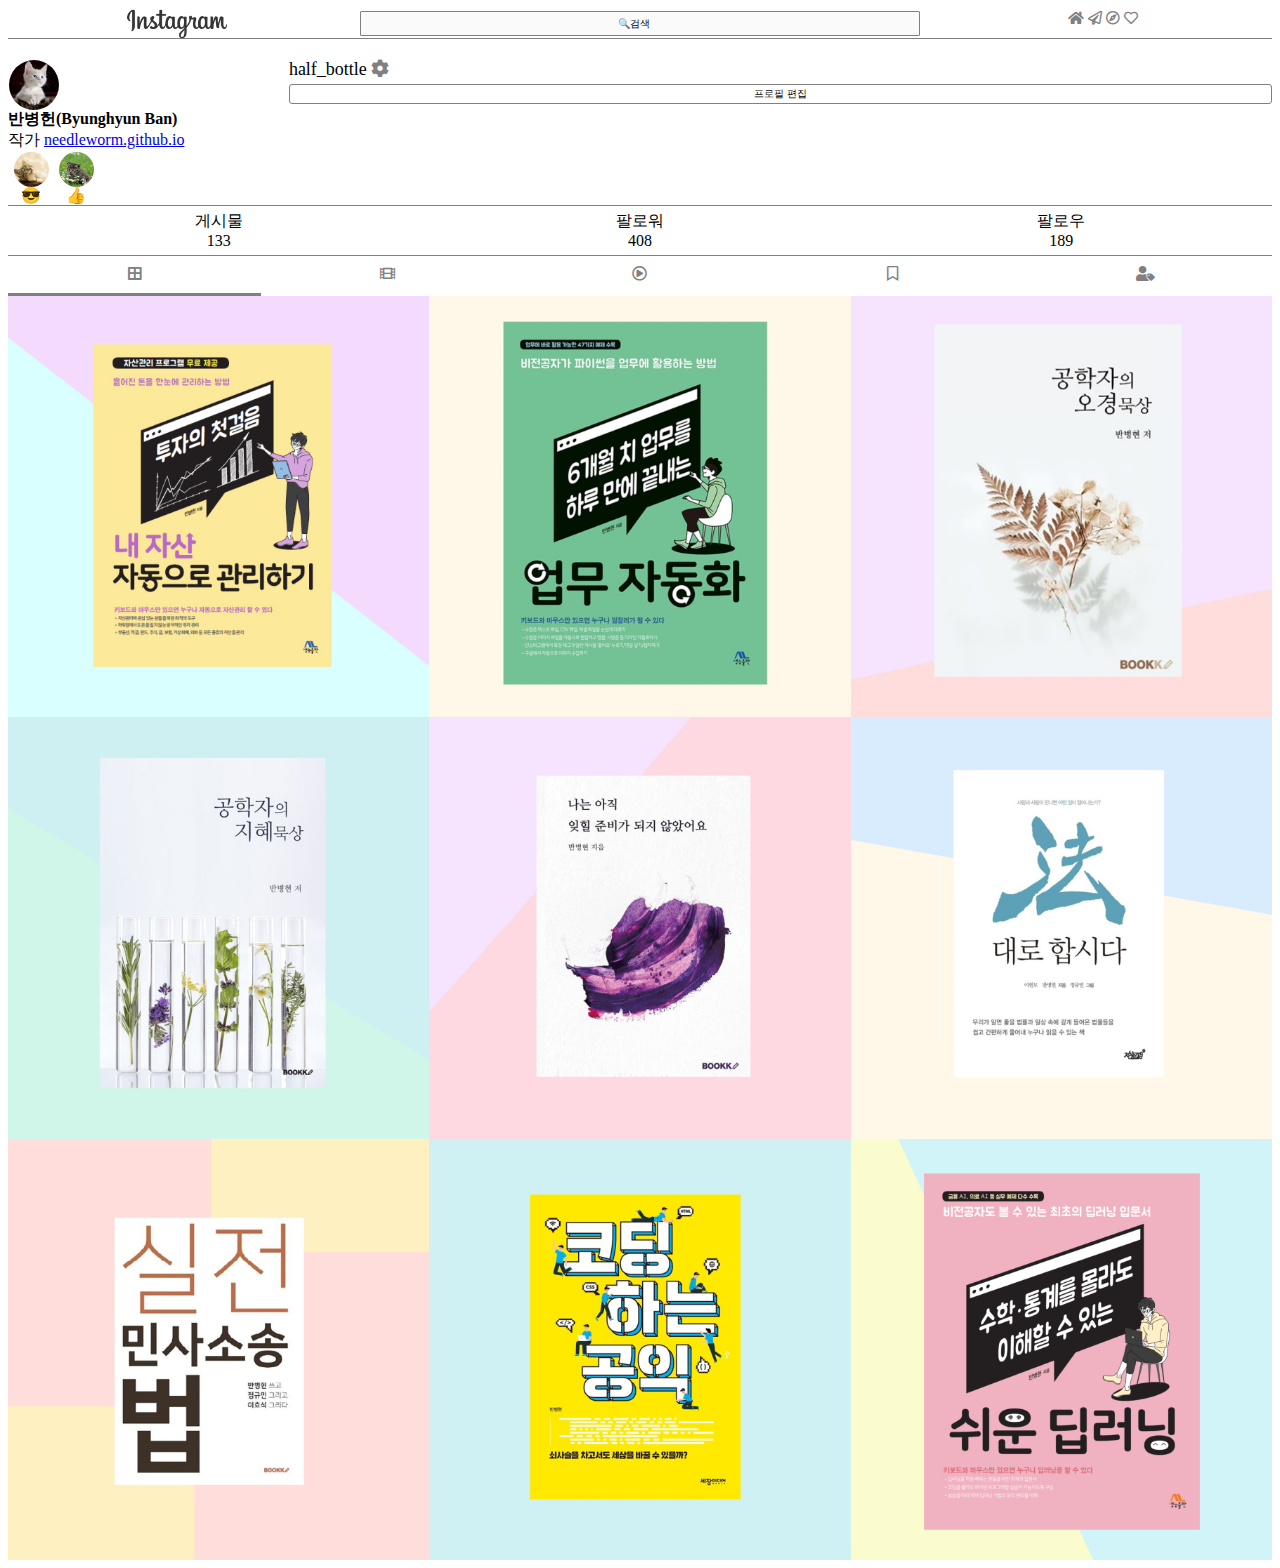
<file: index.html>
<!DOCTYPE html>
<html lang="en">
<head>
    <meta charset="UTF-8">
    <meta name="viewport" content="width=device-width, initial-scale=1.0">
    <title>Instagram</title>

    <link href="insta.css" rel="stylesheet">
    <link href="https://pro.fontawesome.com/releases/v5.10.0/css/all.css" rel="stylesheet">
</head>
<body>
    <!-- <br>태그는 줄바꿈 기능이 있다. -->
    <!-- <p>태그는 문단을 나누는 태그 
        paragraph의 약자이다.-->
    <!-- <p>태그는 줄바꿈을 표현하는 block이라는 속성이 있기 때문에
        옆에 글이 올 수 없다. -->
       
    <div id="top">
        <div id="top_img">
            <img src="image/instagramlogo.png" width="150px" style="margin: 0%;">
        </div>
            <input id="top_input" type="search" value="🔍검색" />
            <div>
                <i class="fas fa-home"></i>
                <i class="far fa-paper-plane"></i>
                <i class="far fa-compass"></i>
                <i class="far fa-heart"></i>
            </div>
    </div>

    <div class="profile">
        <div class="profile_pic">
            
            <img src="image/cat.jpg" class="circle_pic" >
            
        </div>      
        <div id="profile_info">
            <div id="id" >
                half_bottle <i class="fas fa-cog"></i>
            </div>
            
            <button style="background-color: white;" >
            프로필 편집
            </button> 
        
        </div>
    </div>
               
    

    <div>
        
        <!-- <strong> 볼드체 표현 -->
        <strong>
        반병헌(Byunghyun Ban)<br/>
        </strong>
        작가
        <a href="https://needleworm.github.io">needleworm.github.io</a>
    </div>

    <div id="highlight_area">
        <div class="highlight">
            <div class="highlight_pic">
                <img  src="image/cat2.jpg" alt="" class="circle_pic">
            </div>

            <div >
            😎
            </div>
        </div>


        <div class="highlight">
            <div class="highlight_pic">
                <img src="image/cat3.jpg" alt=""class="circle_pic">
            </div>

            <div>
                👍
            </div>
        </div>
        <div>

        </div>
    </div>

    <div id="stat_bar">
        <div class="stat">
            게시물<br/>
            133
        </div>
        <div class="stat">
            팔로워<br/>
            408
        </div>
        <div class="stat">
            팔로우<br/>
            189    
        </div>
    </div>
    
    <div id="sub_icons">
        <div class="selected">
            <i class="fas fa-border-all"></i>
        </div>
        <div>
            <i class="fas fa-film"></i>
        </div>
        <div>
            <i class="far fa-play-circle"></i>
        </div>
        <div>
            <i class="far fa-bookmark"></i>
        </div>
        <div>
            <i class="fas fa-user-tag"></i>
        </div>
    </div>
    <div>
        <div class="thumnail_grid">
            <img src="image/thumbnails/book1.jpg" alt="" class="thumnail" >
            <img src="image/thumbnails/book2.jpg" alt="" class="thumnail">
            <img src="image/thumbnails/book3.jpg" alt="" class="thumnail">
        </div>
        <div class="thumnail_grid">
            <img src="image/thumbnails/book4.jpg" alt="" class="thumnail">
            <img src="image/thumbnails/book5.jpg" alt="" class="thumnail">
            <img src="image/thumbnails/book6.jpg" alt="" class="thumnail">
        </div>
        <div class="thumnail_grid">
            <img src="image/thumbnails/book7.jpg" alt="" class="thumnail">
            <img src="image/thumbnails/book8.jpg" alt="" class="thumnail">
            <img src="image/thumbnails/book9.jpg" alt="" class="thumnail">
        </div>
    </div>

    
    




</body>
</html>
</file>
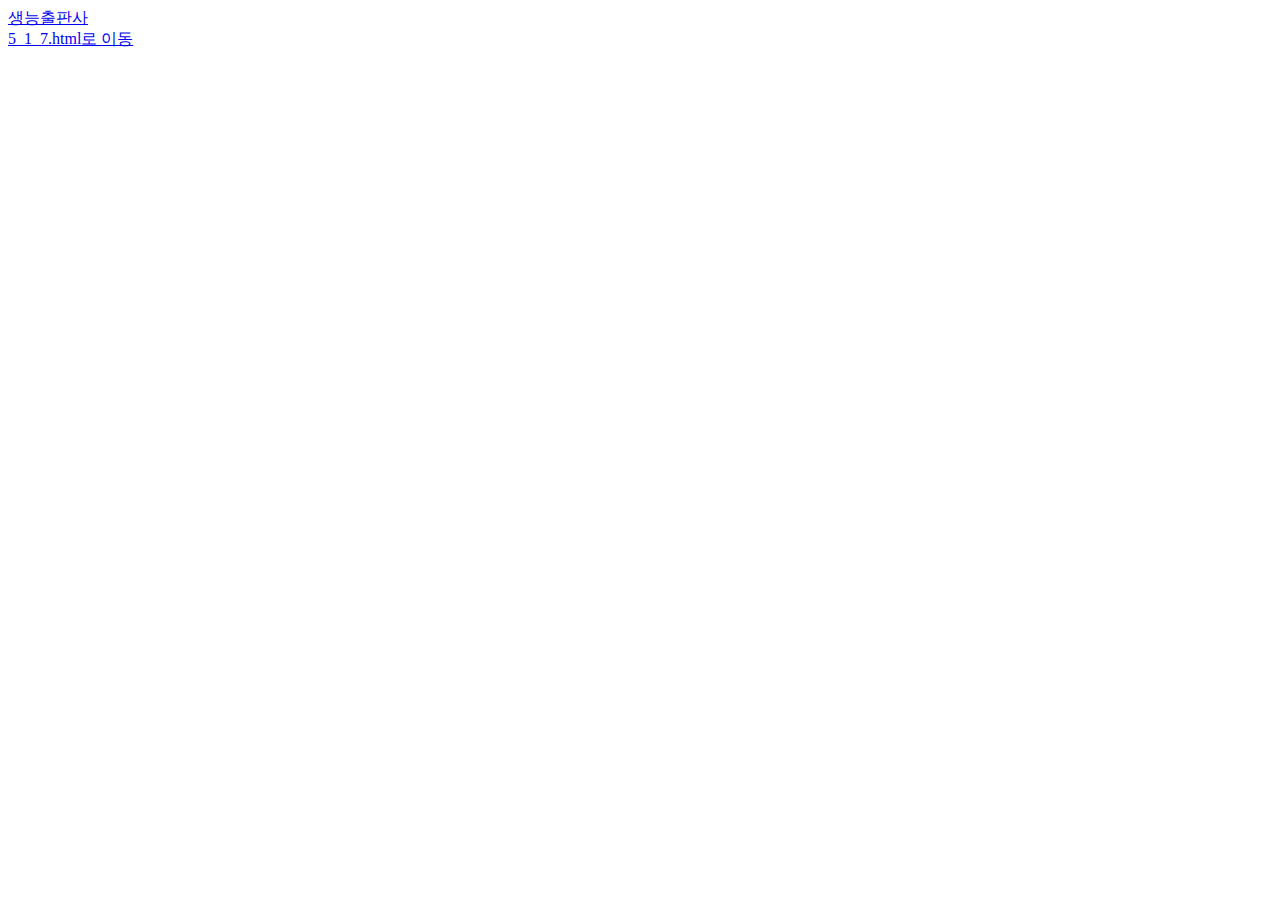
<file: 5_1_10.html>
<!DOCTYPE html>
<html lang="en">
<head>
    <meta charset="UTF-8">
    <meta name="viewport" content="width=device-width, initial-scale=1.0">
    <title>Document</title>
</head>
<body>
    <!-- 하이퍼링크 태그 <a>
        하이퍼링크를 클릭하는 순간 다른페이지로 이동할 수 있다.
        -->

        <a href="https://booksr.co.kr">생능출판사</a><br>

        <a href="../INSTAGRAM/5_1_7.html">5_1_7.html로 이동</a>
</body>
</html>
</file>
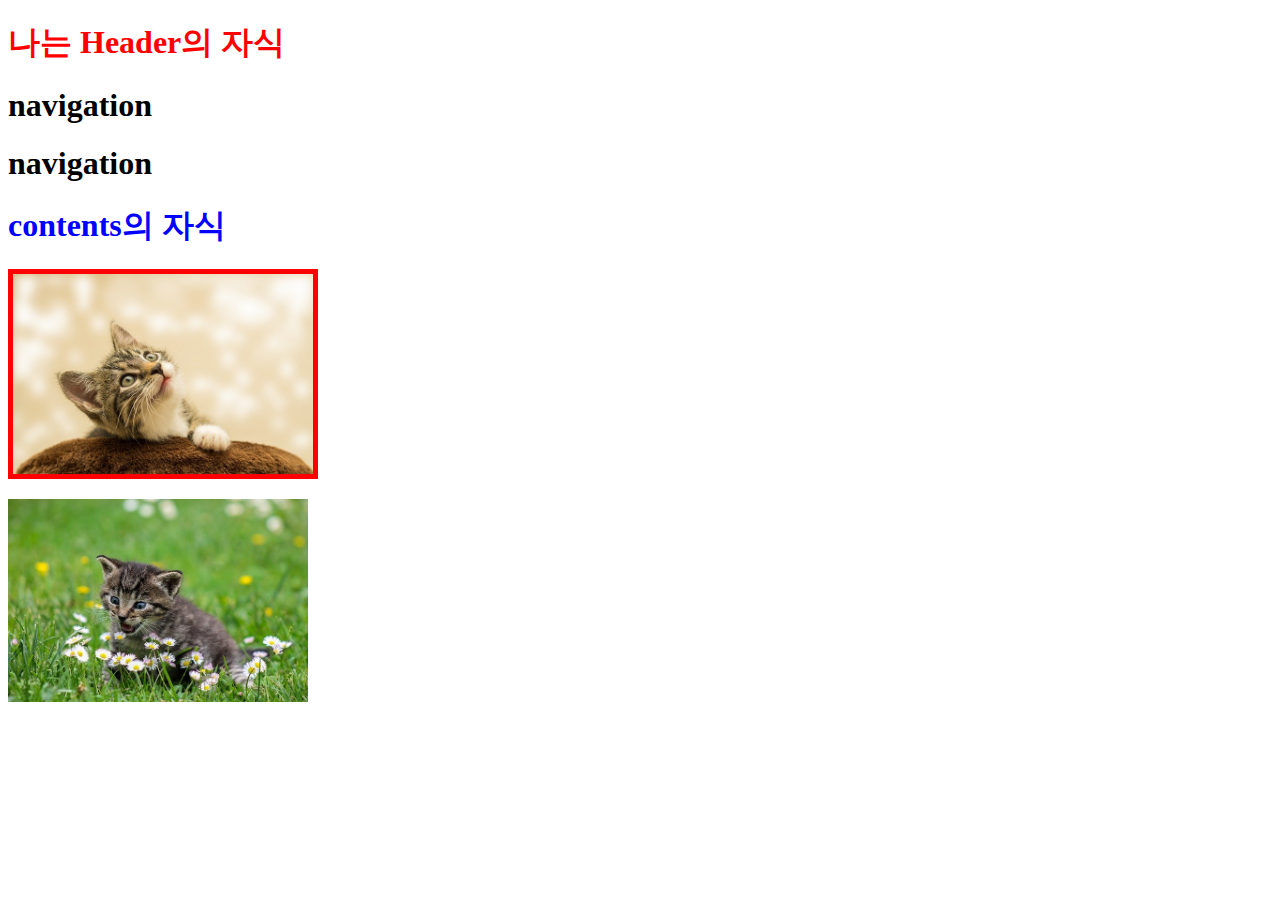
<file: 7_1_1.html>
<!DOCTYPE html>
<html lang="en">
<head>
    <meta charset="UTF-8">
    <meta name="viewport" content="width=device-width, initial-scale=1.0">
    <title>Document</title>
</head>
<body>
    <style>
        p > img{border :5px solid red;}
        #header > h1{color:red;}
        #contents h1{color: blue;}
    </style>

    <div id ="header">
        <h1>
            나는 Header의 자식
        </h1>

        <div id="nav">
            <h1>navigation</h1>
        </div>

        <div id="nav2">
            <h1>navigation</h1>
        </div>
    </div>

    <div id="contents">
        <h1>contents의 자식</h1>
    </div>
    

    <p>
        <img src="image/cat2.jpg" width="300px">
    </p>
    <img src="image/cat3.jpg" width="300px">
</body>
</html>
</file>
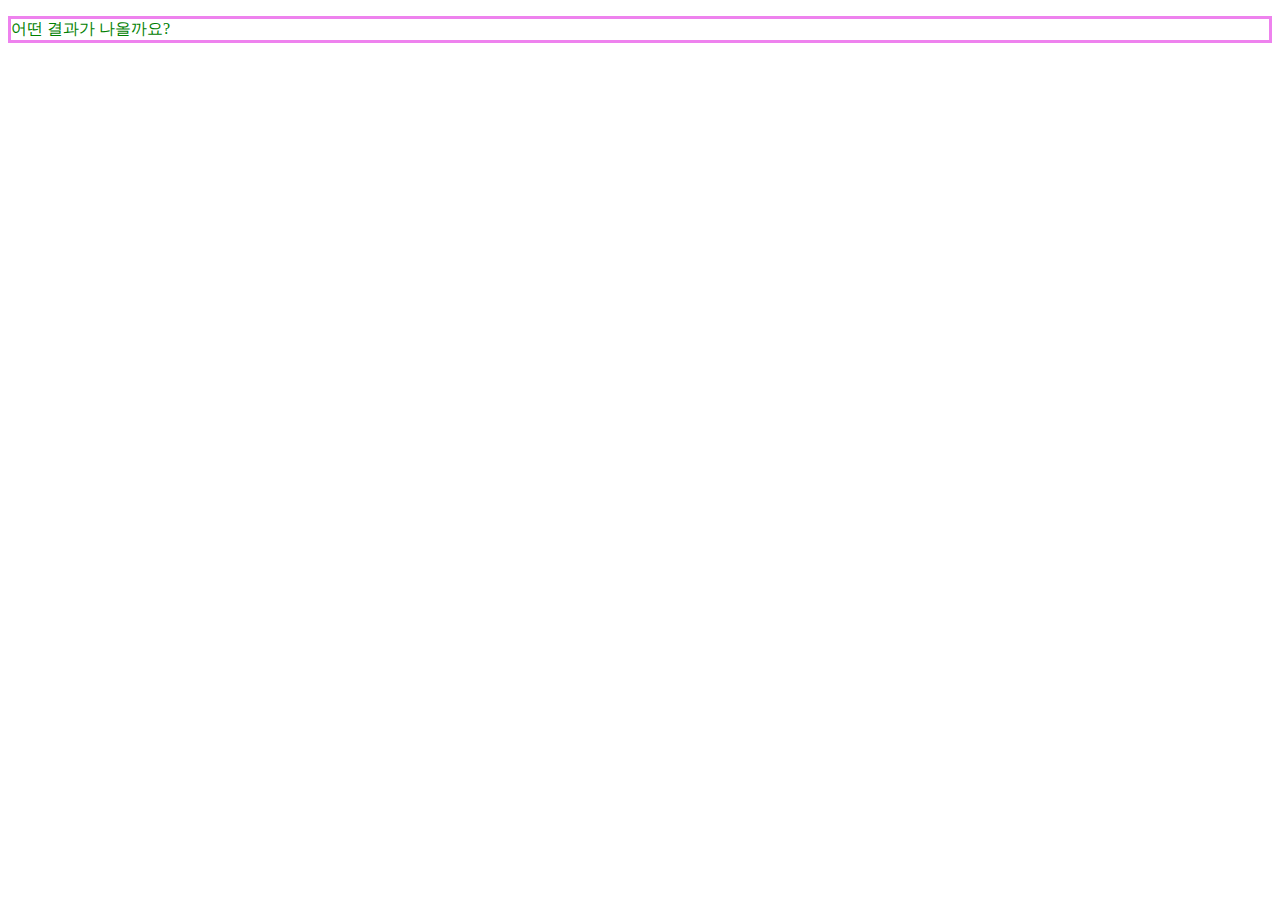
<file: 7_3_1.html>
<!DOCTYPE html>
<html lang="en">
<head>
    <meta charset="UTF-8">
    <meta name="viewport" content="width=device-width, initial-scale=1.0">
    <title>Document</title>
</head>
<body>
    <style>
        p{border:solid; border-color: blue;}
        p{color: red;}
        p{color:green; border-color: violet;}
        
    </style>
    <p>
        어떤 결과가 나올까요?
    </p>
</body>
</html>
</file>
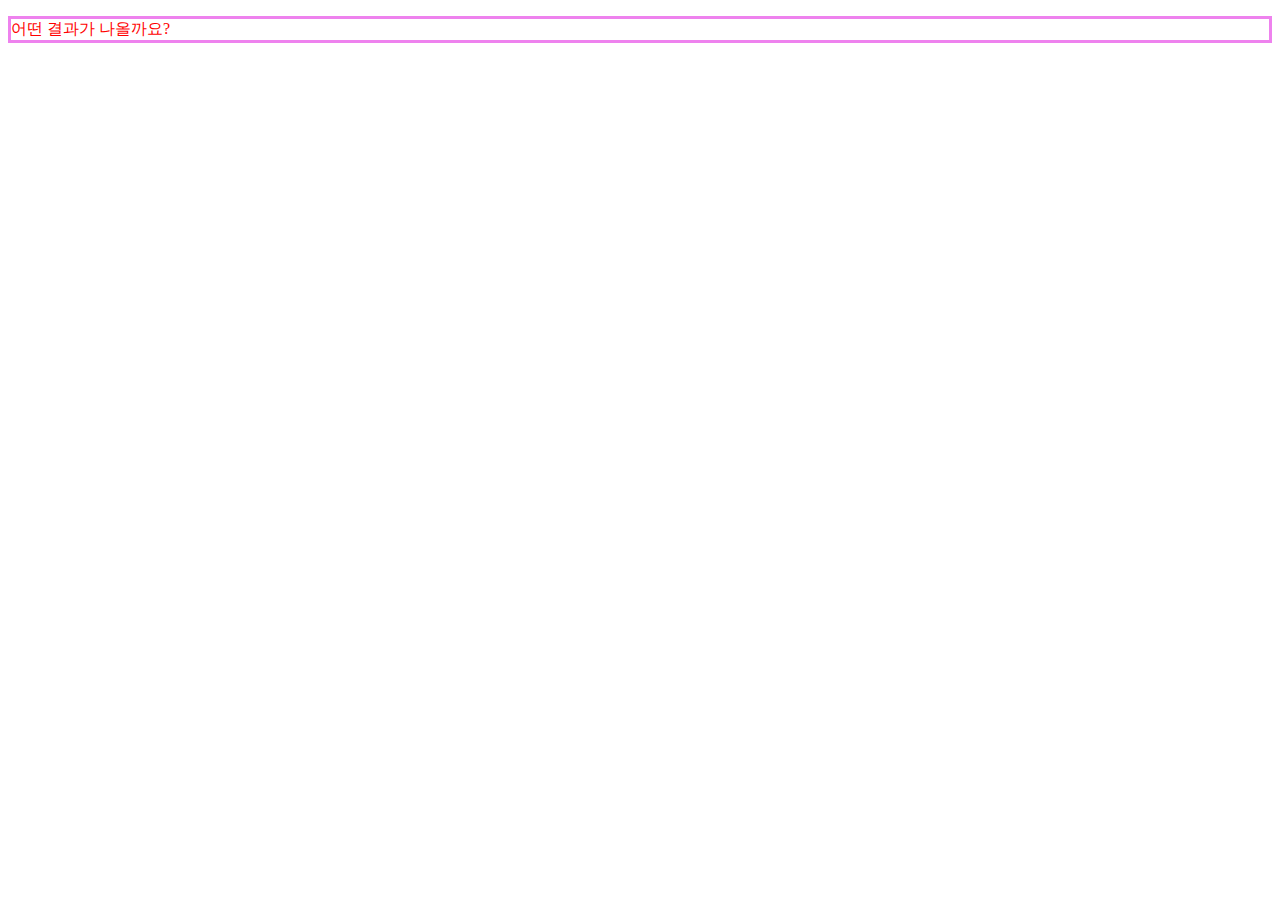
<file: 7_4_1.html>
<!DOCTYPE html>
<html lang="en">
<head>
    <meta charset="UTF-8">
    <meta name="viewport" content="width=device-width, initial-scale=1.0">
    <title>Document</title>
</head>
<body>
    <style>
        p{
            border:solid; border-color: blue;
        }

        #myID{
            color: red;
        }

        .myClass{
            color: green;
            border-color: violet;
        }
 
    </style>
    <p class="myClass" id="myID">
        어떤 결과가 나올까요?
    </p>
</body>
</html>
</file>
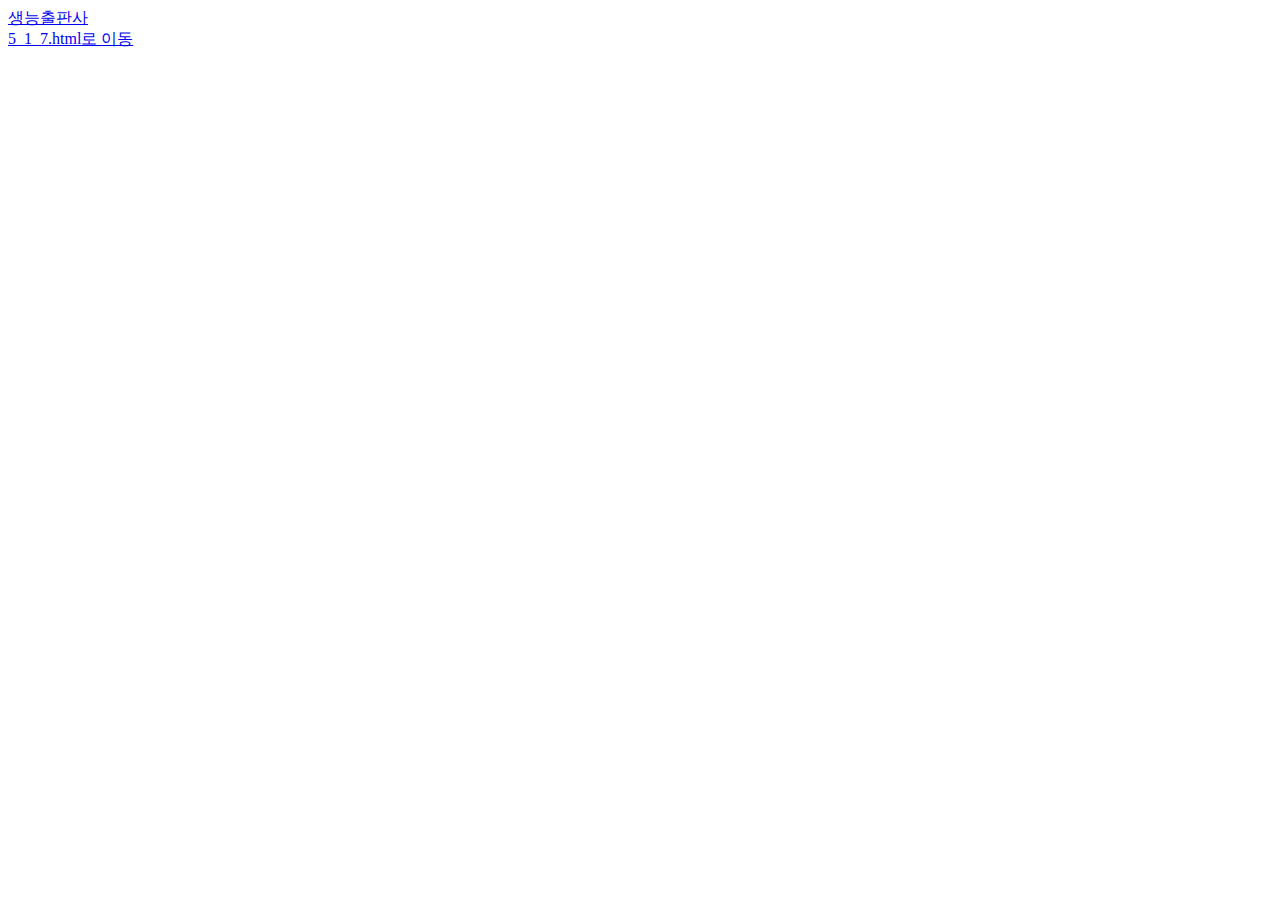
<file: INSTAGRAM/day_1/5_1_10.html>
<!DOCTYPE html>
<html lang="en">
<head>
    <meta charset="UTF-8">
    <meta name="viewport" content="width=device-width, initial-scale=1.0">
    <title>Document</title>
</head>
<body>
    <!-- 하이퍼링크 태그 <a>
        하이퍼링크를 클릭하는 순간 다른페이지로 이동할 수 있다.
        -->

        <a href="https://booksr.co.kr">생능출판사</a><br>

        <a href="../INSTAGRAM/5_1_7.html">5_1_7.html로 이동</a>
</body>
</html>
</file>
<file: insta.css>
h2{
    color: red;
}

.highlight{

    text-align: center;

}

.highlight_pic{
    width: 35px;
    height: 35px;

    margin: 0 auto;
}

#highlight_area{
    display: grid;
    grid-template-columns: 45px 45px 1fr;
}

#top{
    display: grid;
    grid-template-columns: 4fr 7fr 4fr;
    border-bottom: solid gray 0.1px;
    margin-bottom: 20px;
    height: 30px;
}

#top_img{
    width:100px;
    height:30px;
    margin : auto;
}

#top img{
    width:100%;
    height:100%;
    object-fit: cover;

}

i{
    color: gray;
}

#top i{
    font-size: 14px;
}

#top div{
    text-align: center;
    padding-top: 1px;
}

#top_input{
    height: 60%;
    width: 95%;

    margin: auto;
    text-align: center;
    height: 25px;
    background-color: rgb(250,250,250);
    border: solid gray 1px;
    border-radius: 1px;
    font-size: 10px;
    font-weight: 100;
}

.profile{
    display: grid;
    grid-template-columns: 1fr 3.5fr;
}
.profile_pic{
    width: 50px;
    height: 50px;
}

#profile_info{
    display: grid;
    grid-template-rows: 1fr 1fr;
    height: 50px;
}

#id{
    font-size: 18px;
    font-weight: 100;
}

button{
    height: 80%;
    width: 95;

    font-size: 10px;
    background-color: white;
    border: 1px solid gray;
    border-radius: 3px;
}

.circle_pic{
    border: solid white 1px;
    border-radius: 50%;

    width: 100%;
    height: 100%;
    object-fit: cover;
}

.thumnail_grid{
    display: grid;
    grid-template-columns: 1fr 1fr 1fr;
}

.thumnail{
    width : 100%;
}

#stat_bar{
    display: grid;
    grid-template-columns: 1fr 1fr 1fr;
    border-top: 1px solid gray;
    border-bottom: 1px solid gray;
}

.stat{
    margin-top: 5px;
    margin-bottom: 5px;
    text-align: center;
}

#sub_icons{
    display: grid;
    grid-template-columns: 1fr 1fr 1fr 1fr 1fr;
    text-align: center;
    font-size: 15px;
    height: 30px;
    margin-top: 10px;
}

.selected{
    border-bottom: solid gray 3px;
}
</file>
